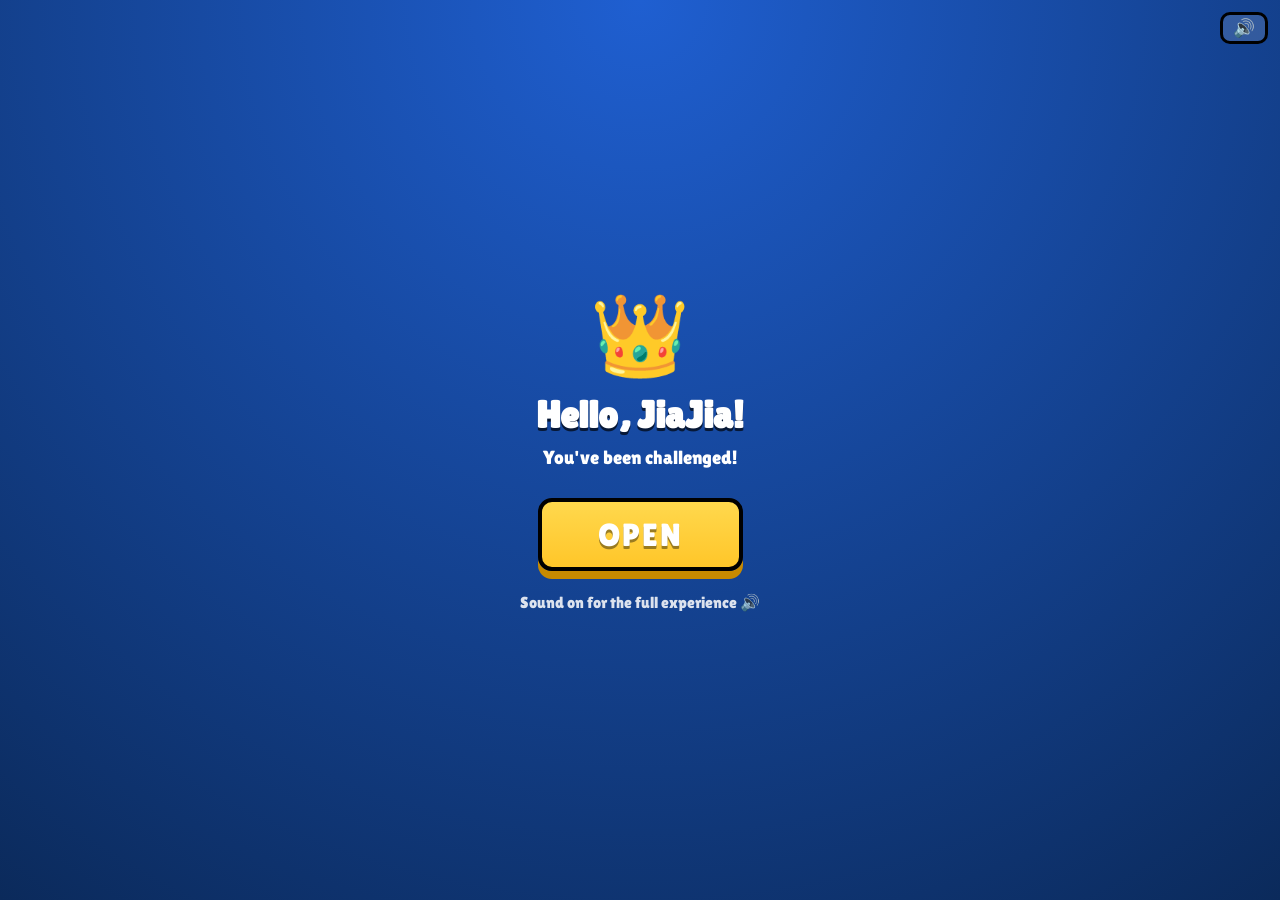
<file: index.html>
<!DOCTYPE html>
<html lang="en">
<head>
  <meta charset="UTF-8">
  <meta name="viewport" content="width=device-width, initial-scale=1">
  <title>Happy Boyfriend Day!</title>
  <link rel="preconnect" href="https://fonts.googleapis.com">
  <link rel="preconnect" href="https://fonts.gstatic.com" crossorigin>
  <link href="https://fonts.googleapis.com/css2?family=Lilita+One&display=swap" rel="stylesheet">
  <link rel="stylesheet" href="style.css">
</head>
<body data-music="audio/monkeys.mp3">
  <section class="screen">
    <div class="crown">👑</div>
    <h1>Hello, <span class="his-name"></span>!</h1>
    <p class="sub">You've been challenged!</p>
    <a class="gold-btn" href="loading.html">OPEN</a>
    <p class="hint">Sound on for the full experience 🔊</p>
  </section>
  <script src="config.js"></script>
  <script src="sound.js"></script>
  <script src="music.js"></script>
  <script src="shared.js"></script>
  <script src="index.js"></script>
</body>
</html>
</file>
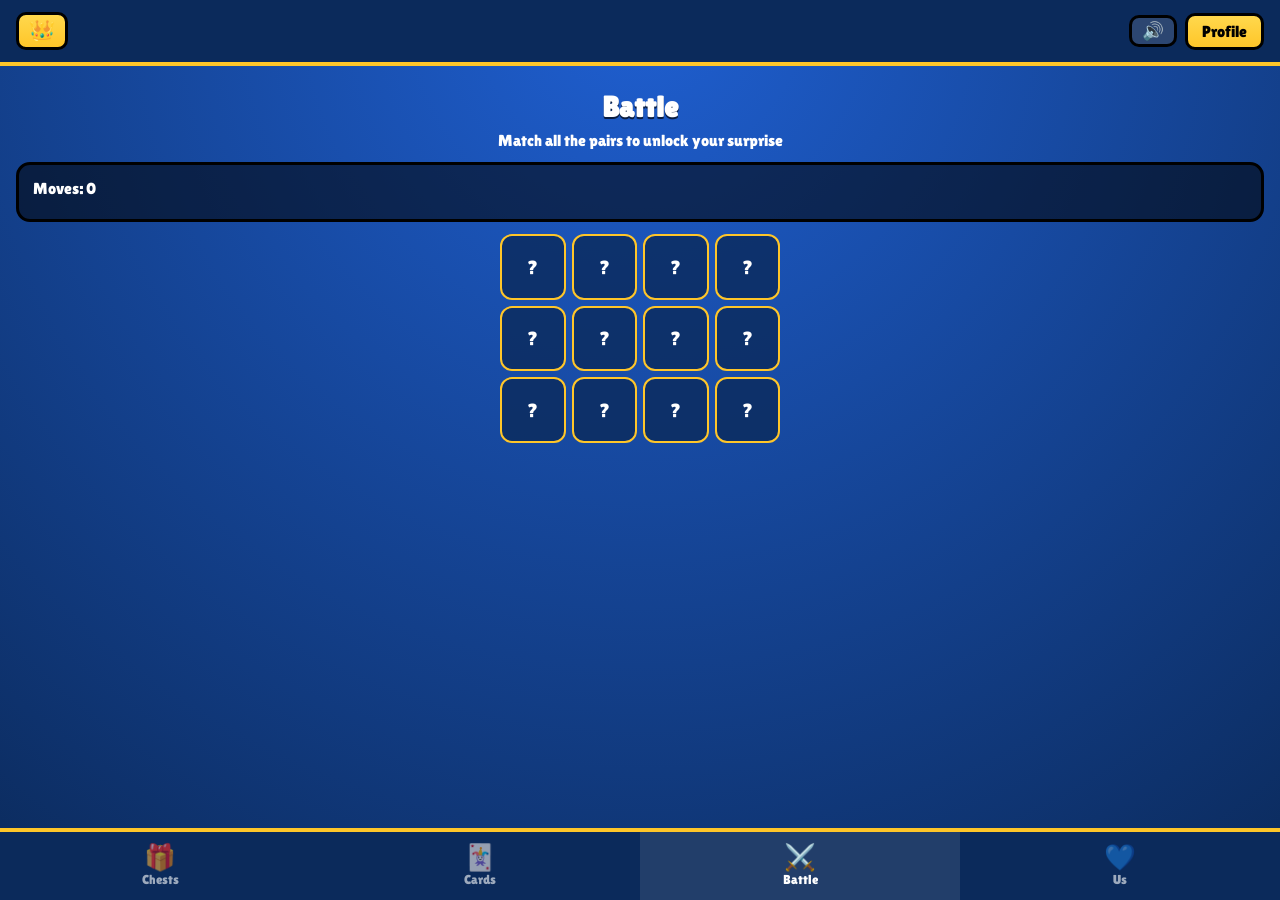
<file: battle.html>
<!DOCTYPE html>
<html lang="en">
<head>
  <meta charset="UTF-8">
  <meta name="viewport" content="width=device-width, initial-scale=1">
  <title>Battle</title>
  <link rel="preconnect" href="https://fonts.googleapis.com">
  <link rel="preconnect" href="https://fonts.gstatic.com" crossorigin>
  <link href="https://fonts.googleapis.com/css2?family=Lilita+One&display=swap" rel="stylesheet">
  <link rel="stylesheet" href="style.css">
</head>
<body data-tab="battle">
  <div class="page">
    <header class="topbar" id="topbar"></header>
    <main class="content">
      <h2>Battle</h2>
      <p>Match all the pairs to unlock your surprise</p>
      <div class="box" id="statusbox">Moves: 0</div>
      <div class="board" id="board"></div>
      <div class="box letter" id="letter"></div>
    </main>
    <nav class="tabbar" id="tabbar"></nav>
  </div>
  <script src="config.js"></script>
  <script src="sound.js"></script>
  <script src="music.js"></script>
  <script src="shared.js"></script>
  <script src="fireworks.js"></script>
  <script src="battle.js"></script>
</body>
</html>
</file>
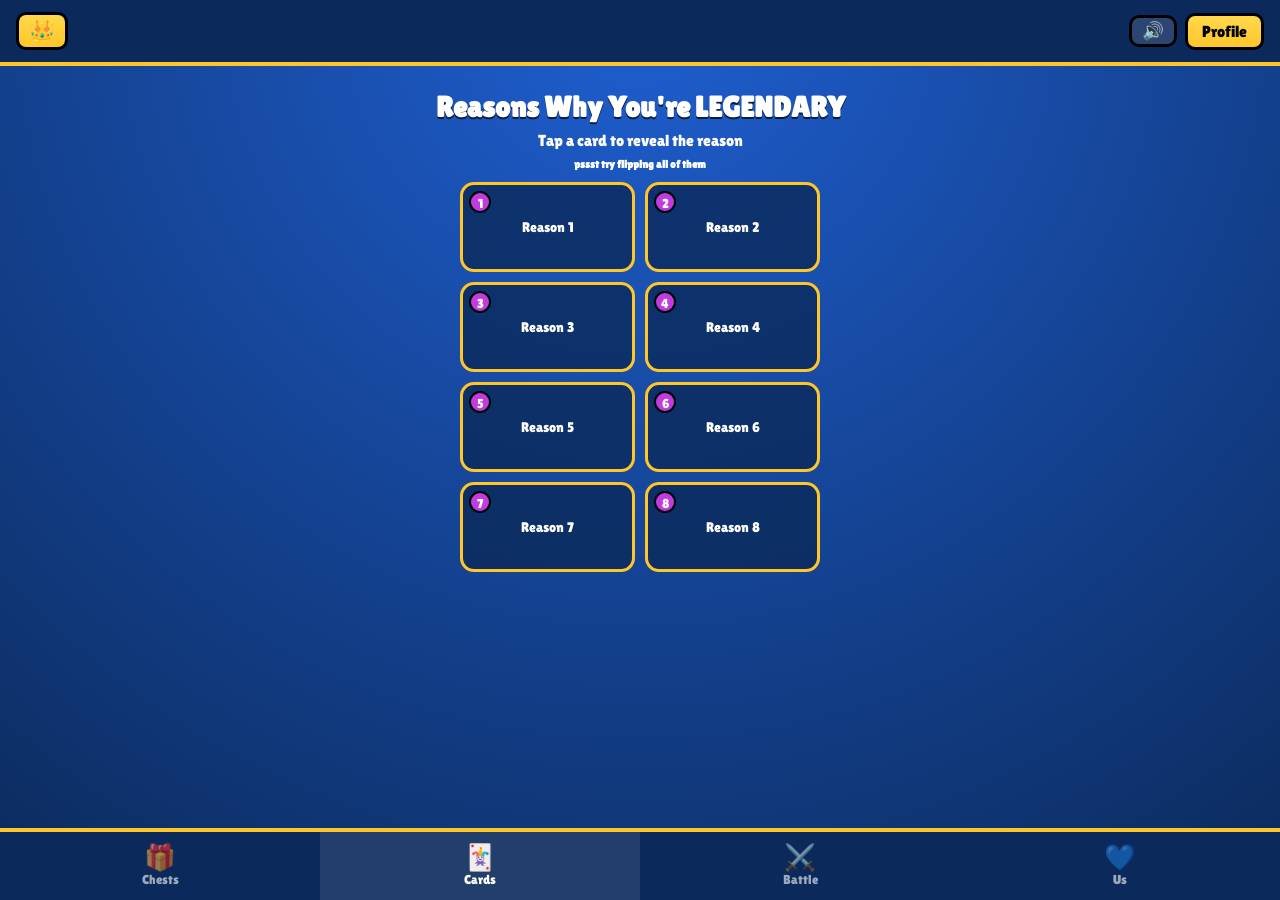
<file: cards.html>
<!DOCTYPE html>
<html lang="en">
<head>
  <meta charset="UTF-8">
  <meta name="viewport" content="width=device-width, initial-scale=1">
  <title>Cards</title>
  <link rel="preconnect" href="https://fonts.googleapis.com">
  <link rel="preconnect" href="https://fonts.gstatic.com" crossorigin>
  <link href="https://fonts.googleapis.com/css2?family=Lilita+One&display=swap" rel="stylesheet">
  <link rel="stylesheet" href="style.css">
</head>
<body data-tab="cards">
  <div class="page">
    <header class="topbar" id="topbar"></header>
    <main class="content">
      <h2>Reasons Why You're LEGENDARY</h2>
      <p>Tap a card to reveal the reason</p>
      <h6>pssst try flipping all of them</h6>
      <div class="grid" id="deck"></div>
    </main>
    <nav class="tabbar" id="tabbar"></nav>
  </div>
  <script src="config.js"></script>
  <script src="sound.js"></script>
  <script src="music.js"></script>
  <script src="shared.js"></script>
  <script src="cards.js"></script>
</body>
</html>
</file>
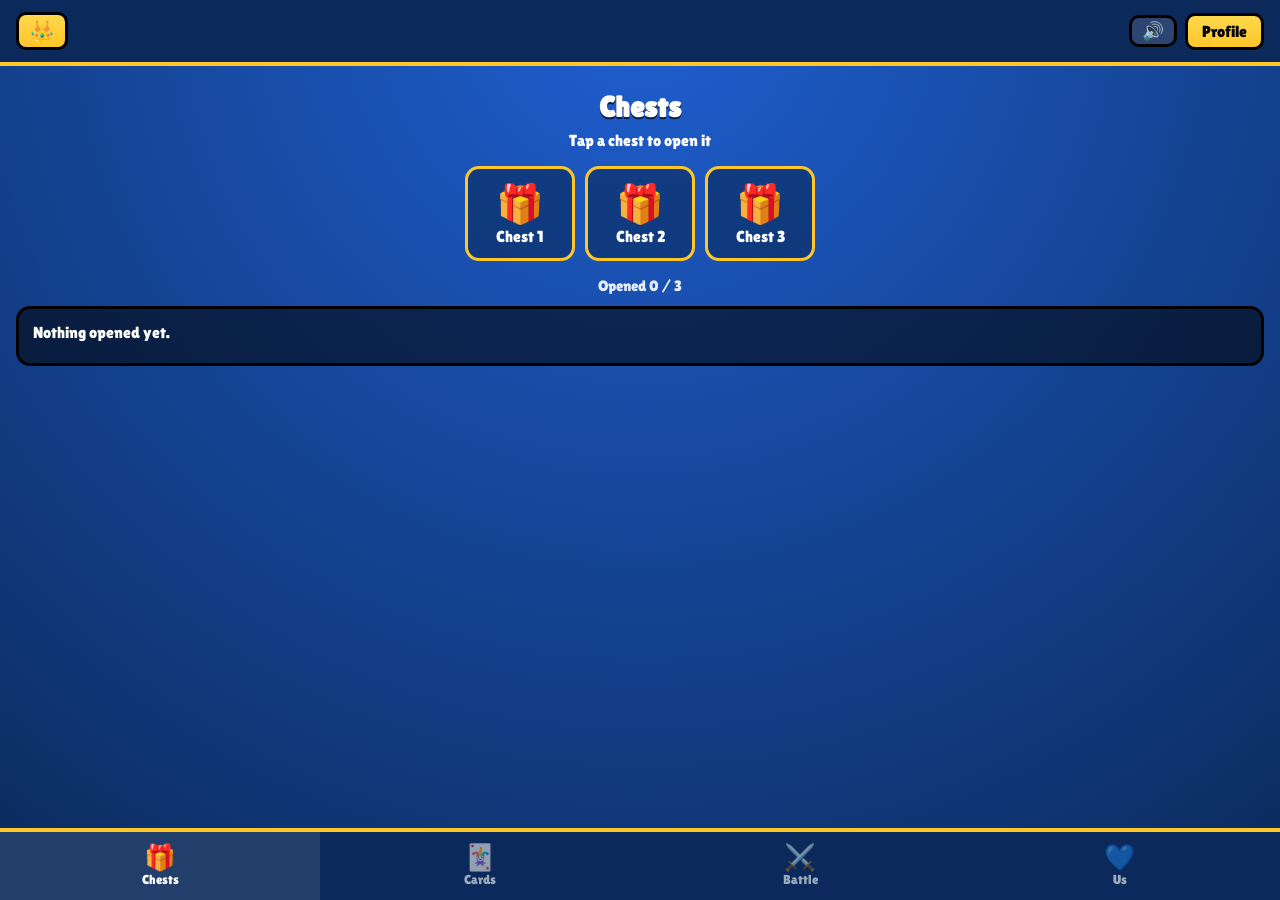
<file: chests.html>
<!DOCTYPE html>
<html lang="en">
<head>
  <meta charset="UTF-8">
  <meta name="viewport" content="width=device-width, initial-scale=1">
  <title>Chests</title>
  <link rel="preconnect" href="https://fonts.googleapis.com">
  <link rel="preconnect" href="https://fonts.gstatic.com" crossorigin>
  <link href="https://fonts.googleapis.com/css2?family=Lilita+One&display=swap" rel="stylesheet">
  <link rel="stylesheet" href="style.css">
</head>
<body data-tab="chests">
  <div class="page">
    <header class="topbar" id="topbar"></header>
    <main class="content">
      <h2>Chests</h2>
      <p>Tap a chest to open it</p>
      <div class="row" id="chests"></div>
      <div class="box" id="reveal">Nothing opened yet.</div>
    </main>
    <nav class="tabbar" id="tabbar"></nav>
  </div>
  <script src="config.js"></script>
  <script src="sound.js"></script>
  <script src="music.js"></script>
  <script src="shared.js"></script>
  <script src="fireworks.js"></script>
  <script src="chests.js"></script>
</body>
</html>
</file>
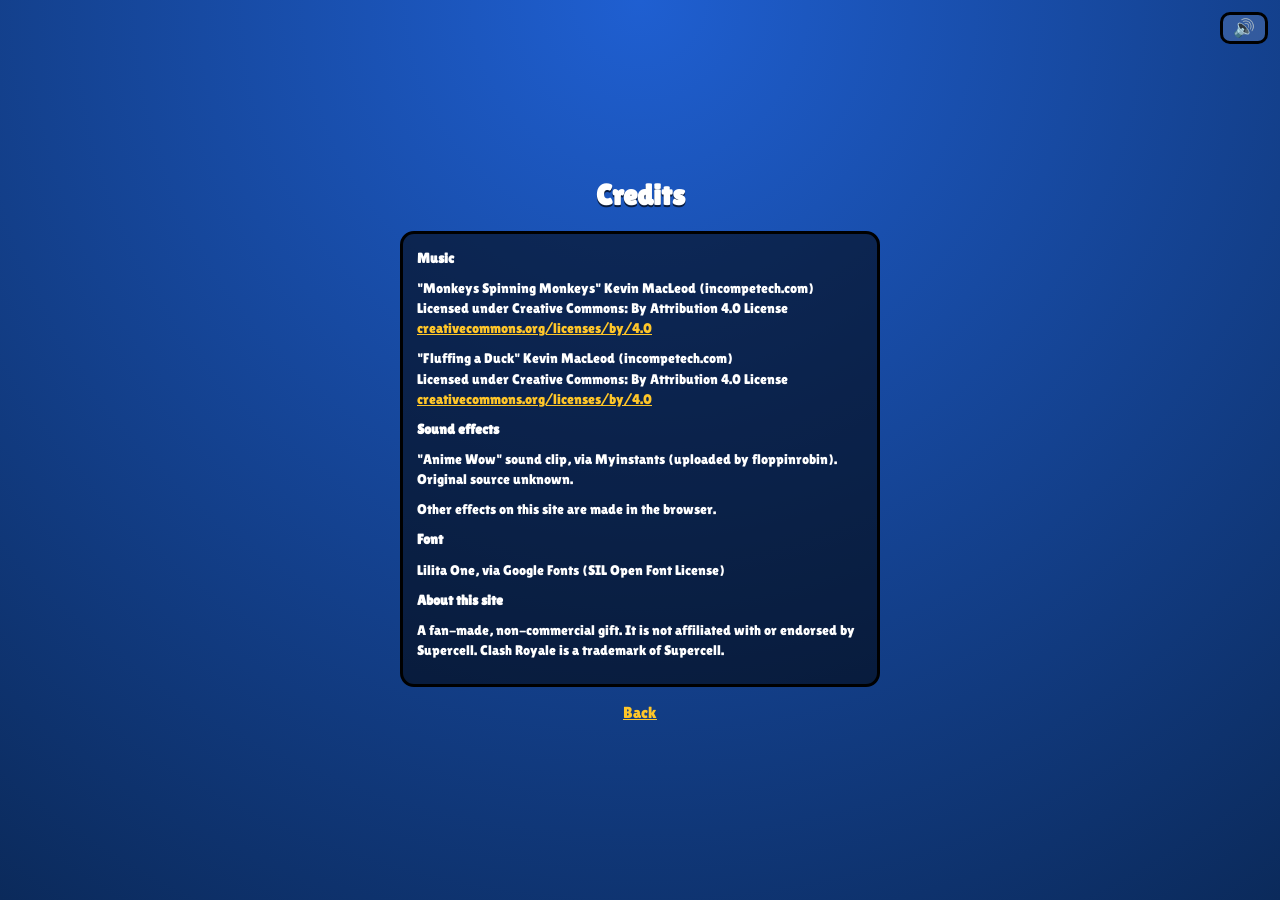
<file: credits.html>
<!DOCTYPE html>
<html lang="en">
<head>
  <meta charset="UTF-8">
  <meta name="viewport" content="width=device-width, initial-scale=1">
  <title>Credits</title>
  <link rel="preconnect" href="https://fonts.googleapis.com">
  <link rel="preconnect" href="https://fonts.gstatic.com" crossorigin>
  <link href="https://fonts.googleapis.com/css2?family=Lilita+One&display=swap" rel="stylesheet">
  <link rel="stylesheet" href="style.css">
</head>
<body>
  <section class="screen credits">
    <h2>Credits</h2>
    <div class="box">
      <p><strong>Music</strong></p>
      <!-- Copy the exact attribution text from each track's page on incompetech.com -->
      <p>"Monkeys Spinning Monkeys" Kevin MacLeod (incompetech.com)<br>
         Licensed under Creative Commons: By Attribution 4.0 License<br>
         <a class="link" href="http://creativecommons.org/licenses/by/4.0/" target="_blank" rel="noopener">creativecommons.org/licenses/by/4.0</a></p>
      <p>"Fluffing a Duck" Kevin MacLeod (incompetech.com)<br>
         Licensed under Creative Commons: By Attribution 4.0 License<br>
         <a class="link" href="http://creativecommons.org/licenses/by/4.0/" target="_blank" rel="noopener">creativecommons.org/licenses/by/4.0</a></p>

      <p><strong>Sound effects</strong></p>
    <p>"Anime Wow" sound clip, via Myinstants (uploaded by floppinrobin). Original source unknown.</p>      
    <p>Other effects on this site are made in the browser.</p>
      <p><strong>Font</strong></p>
      <p>Lilita One, via Google Fonts (SIL Open Font License)</p>

      <p><strong>About this site</strong></p>
      <p>A fan-made, non-commercial gift. It is not affiliated with or endorsed by Supercell. Clash Royale is a trademark of Supercell.</p>
    </div>
    <a class="link" href="home.html">Back</a>
  </section>
  <script src="sound.js"></script>
  <script src="music.js"></script>
</body>
</html>
</file>
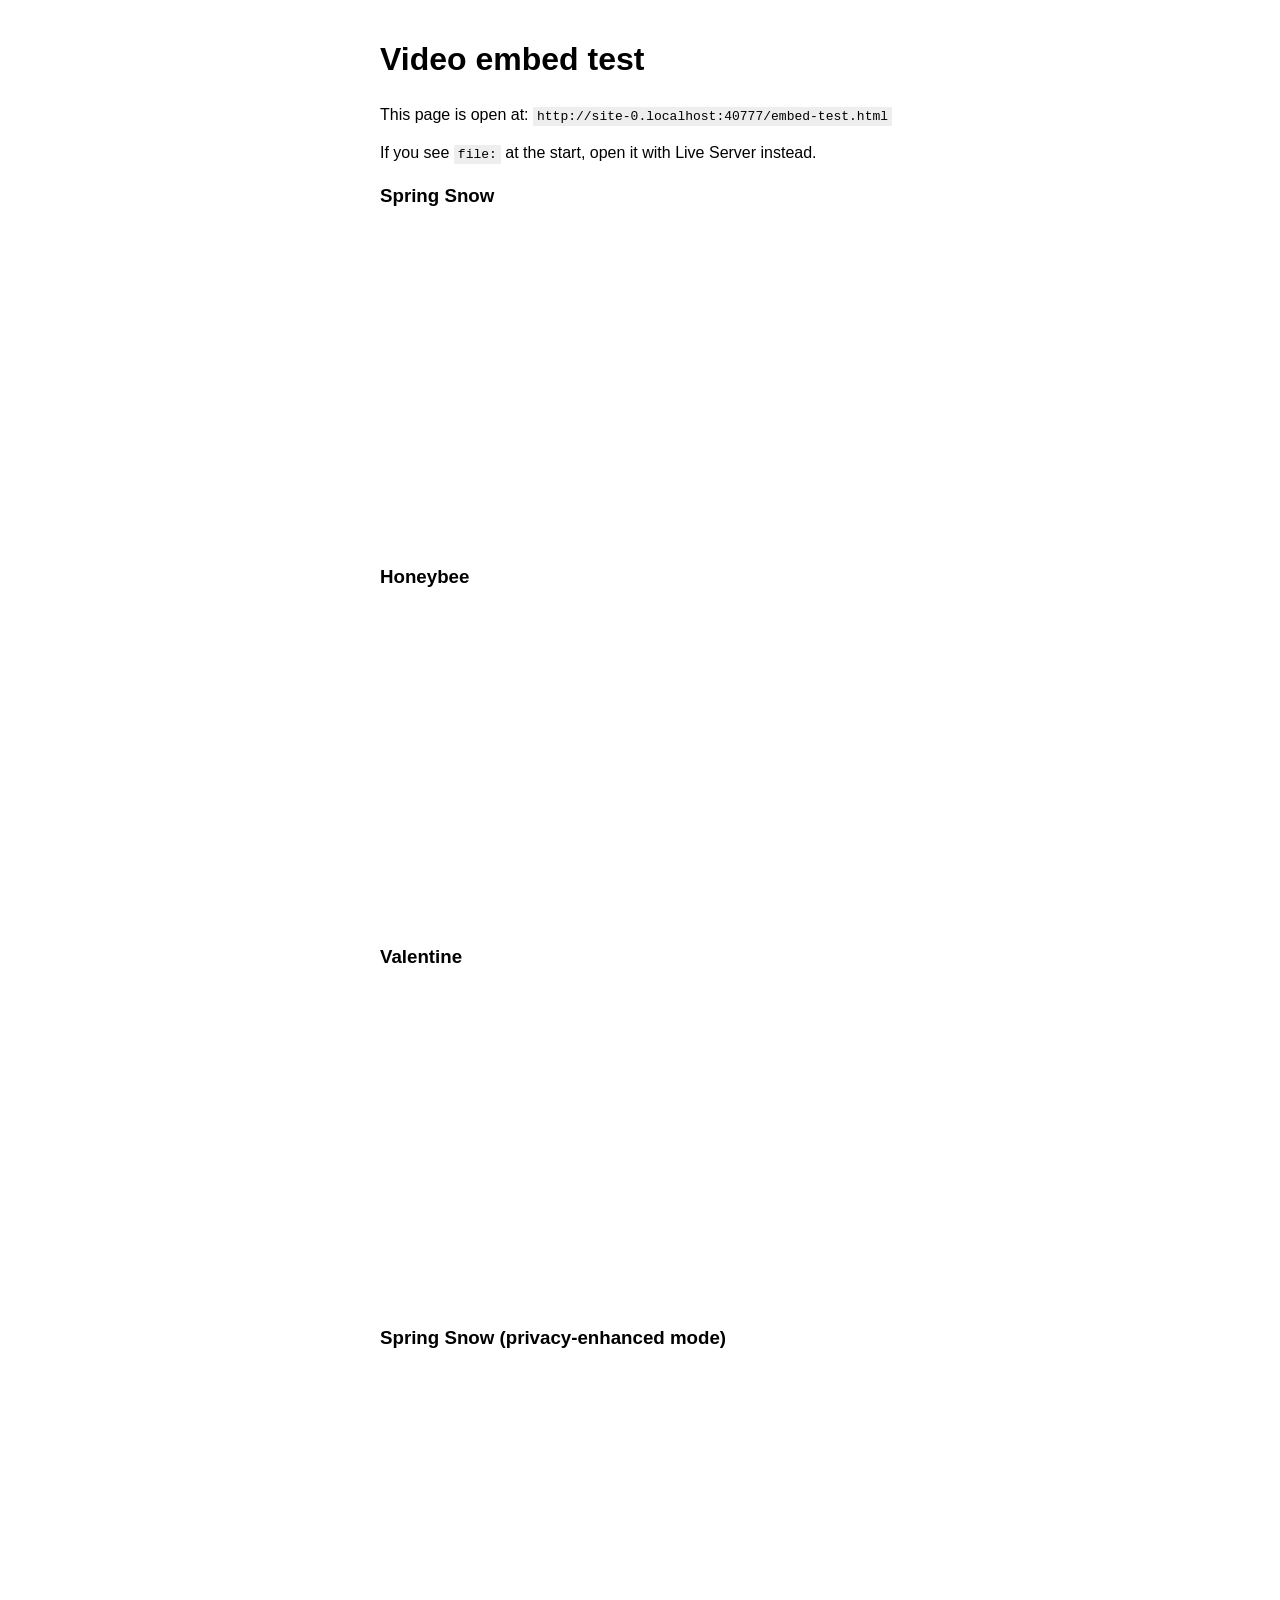
<file: embed-test.html>
<!DOCTYPE html>
<html lang="en">
<head>
  <meta charset="UTF-8">
  <meta name="viewport" content="width=device-width, initial-scale=1">
  <title>Video embed test</title>
  <style>
    body { font-family: sans-serif; max-width: 520px; margin: 0 auto; padding: 16px; line-height: 1.4; }
    iframe { width: 100%; aspect-ratio: 16/9; border: 0; margin-bottom: 18px; }
    code { background: #eee; padding: 2px 4px; }
  </style>
</head>
<body>
  <h1>Video embed test</h1>
  <p>This page is open at: <code id="where"></code></p>
  <p>If you see <code>file:</code> at the start, open it with Live Server instead.</p>

  <h3>Spring Snow</h3>
  <iframe src="https://www.youtube.com/embed/SKWxqYvqmmA" title="Spring Snow"
    allow="encrypted-media; picture-in-picture; fullscreen"
    referrerpolicy="strict-origin-when-cross-origin" allowfullscreen></iframe>

  <h3>Honeybee</h3>
  <iframe src="https://www.youtube.com/embed/60rlboK94mE" title="Honeybee"
    allow="encrypted-media; picture-in-picture; fullscreen"
    referrerpolicy="strict-origin-when-cross-origin" allowfullscreen></iframe>

  <h3>Valentine</h3>
  <iframe src="https://www.youtube.com/embed/tyKu0uZS86Q" title="Valentine"
    allow="encrypted-media; picture-in-picture; fullscreen"
    referrerpolicy="strict-origin-when-cross-origin" allowfullscreen></iframe>

  <h3>Spring Snow (privacy-enhanced mode)</h3>
  <iframe src="https://www.youtube-nocookie.com/embed/SKWxqYvqmmA" title="Spring Snow, privacy-enhanced"
    allow="encrypted-media; picture-in-picture; fullscreen"
    referrerpolicy="strict-origin-when-cross-origin" allowfullscreen></iframe>

  <script>document.getElementById("where").textContent = location.href;</script>
</body>
</html>
</file>
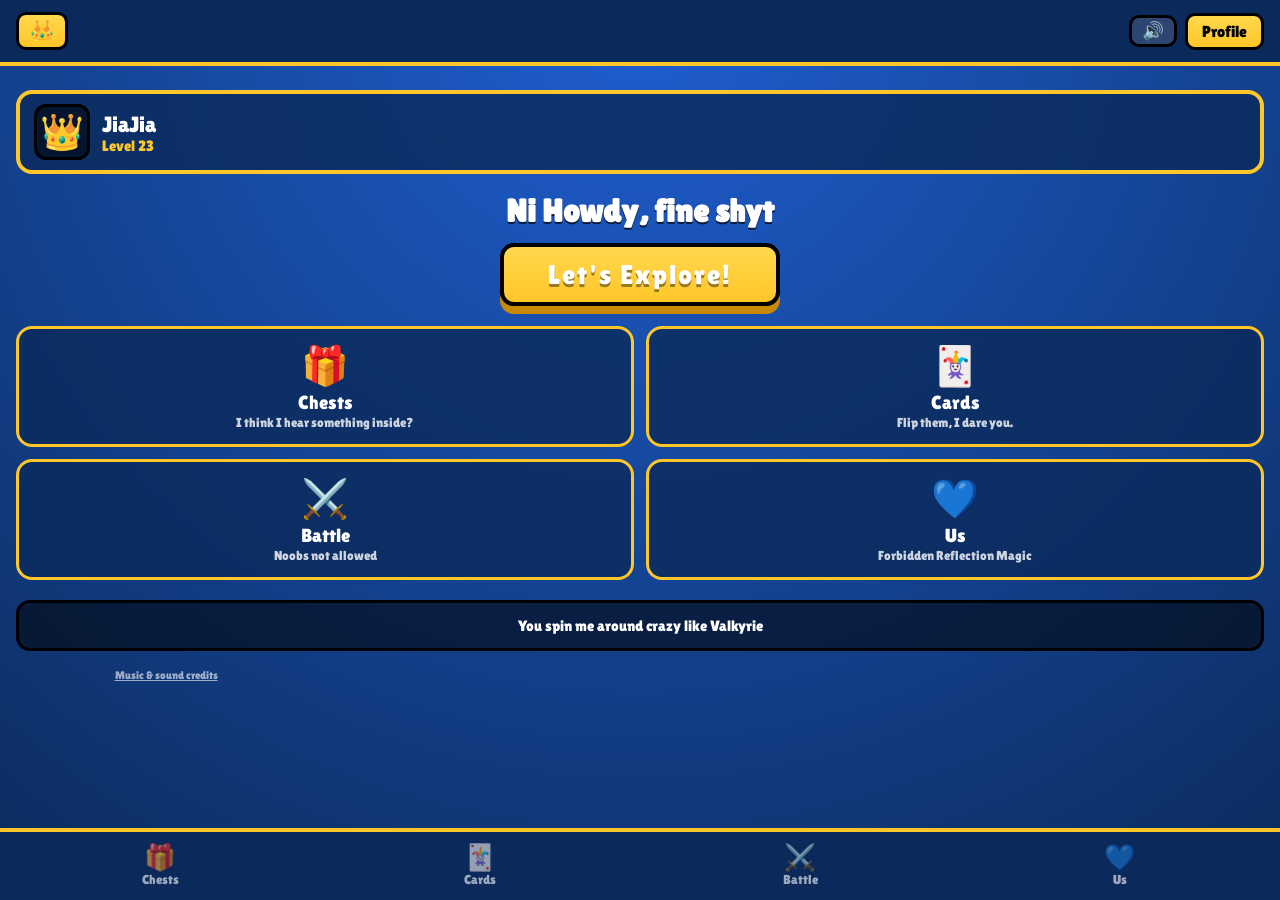
<file: home.html>
<!DOCTYPE html>
<html lang="en">
<head>
  <meta charset="UTF-8">
  <meta name="viewport" content="width=device-width, initial-scale=1">
  <title>Home</title>
  <link rel="preconnect" href="https://fonts.googleapis.com">
  <link rel="preconnect" href="https://fonts.gstatic.com" crossorigin>
  <link href="https://fonts.googleapis.com/css2?family=Lilita+One&display=swap" rel="stylesheet">
  <link rel="stylesheet" href="style.css">
</head>
<body data-tab="">
  <div class="page">
    <header class="topbar" id="topbar"></header>
    <main class="content">
      <div class="banner">
        <div class="avatar" id="avatar"></div>
        <div>
          <div class="who-name his-name"></div>
          <div class="who-level" id="level"></div>
        </div>
      </div>

      <h2 class="hero-title">Ni Howdy, fine shyt</h2>
      <a class="gold-btn battle-btn" href="battle.html">Let's Explore!</a>

      <div class="menu" id="menu"></div>
      <div class="tipbox" id="tipbox"></div>
      <a class="credit" href="credits.html">Music &amp; sound credits</a>
    </main>
    <nav class="tabbar" id="tabbar"></nav>
  </div>
  <script src="config.js"></script>
  <script src="sound.js"></script>
  <script src="music.js"></script>
  <script src="shared.js"></script>
  <script src="home.js"></script>
</body>
</html>
</file>
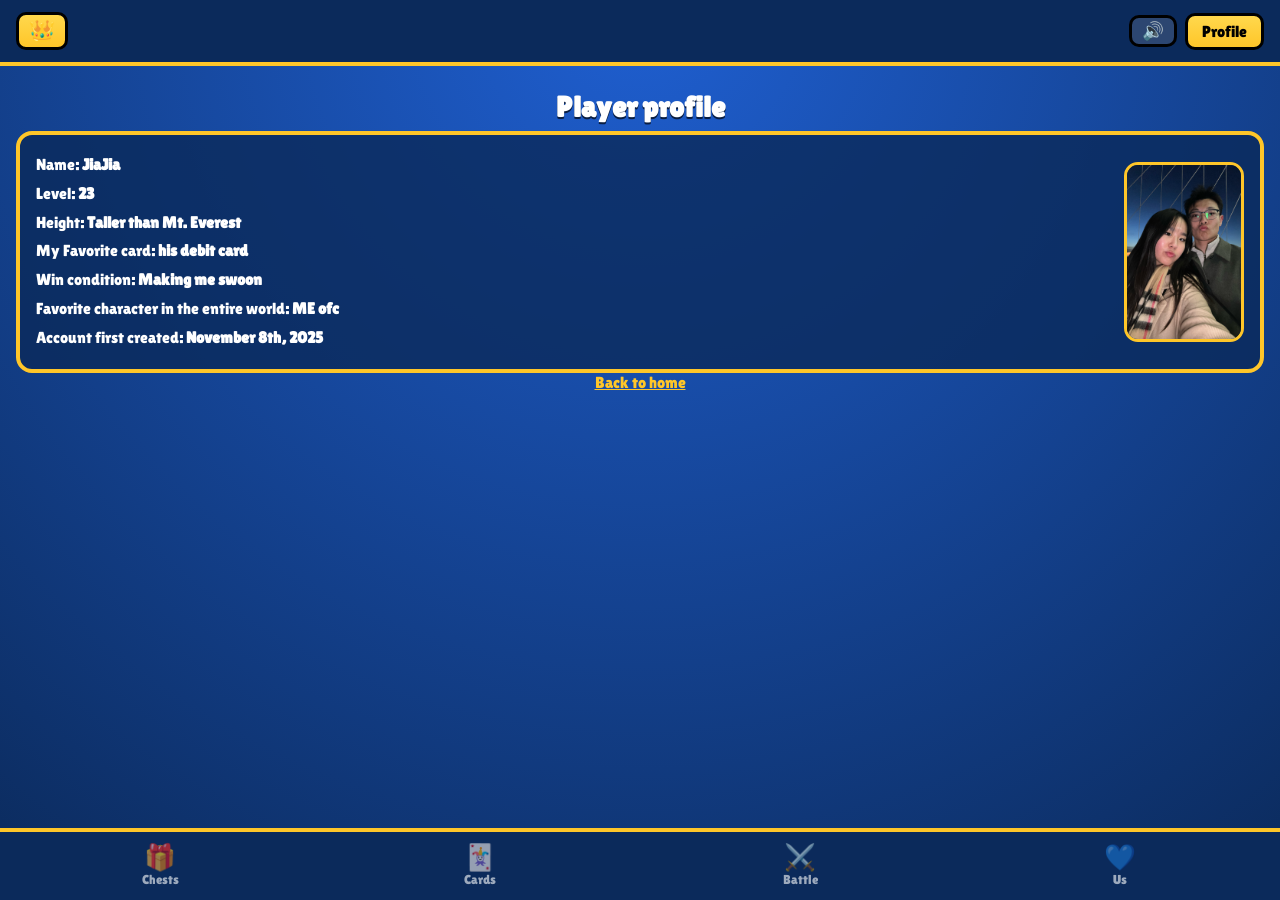
<file: profile.html>
<!DOCTYPE html>
<html lang="en">
<head>
  <meta charset="UTF-8">
  <meta name="viewport" content="width=device-width, initial-scale=1">
  <title>Profile</title>
  <link rel="preconnect" href="https://fonts.googleapis.com">
  <link rel="preconnect" href="https://fonts.gstatic.com" crossorigin>
  <link href="https://fonts.googleapis.com/css2?family=Lilita+One&display=swap" rel="stylesheet">
  <link rel="stylesheet" href="style.css">
</head>
<body data-tab="">
  <div class="page">
    <header class="topbar" id="topbar"></header>
    <main class="content">
      <h2>Player profile</h2>
      <div class="card" id="profile"></div>
      <p><a class="link" href="home.html">Back to home</a></p>
    </main>
    <nav class="tabbar" id="tabbar"></nav>
  </div>
  <script src="config.js"></script>
  <script src="sound.js"></script>
  <script src="music.js"></script>
  <script src="shared.js"></script>
  <script src="profile.js"></script>
</body>
</html>
</file>
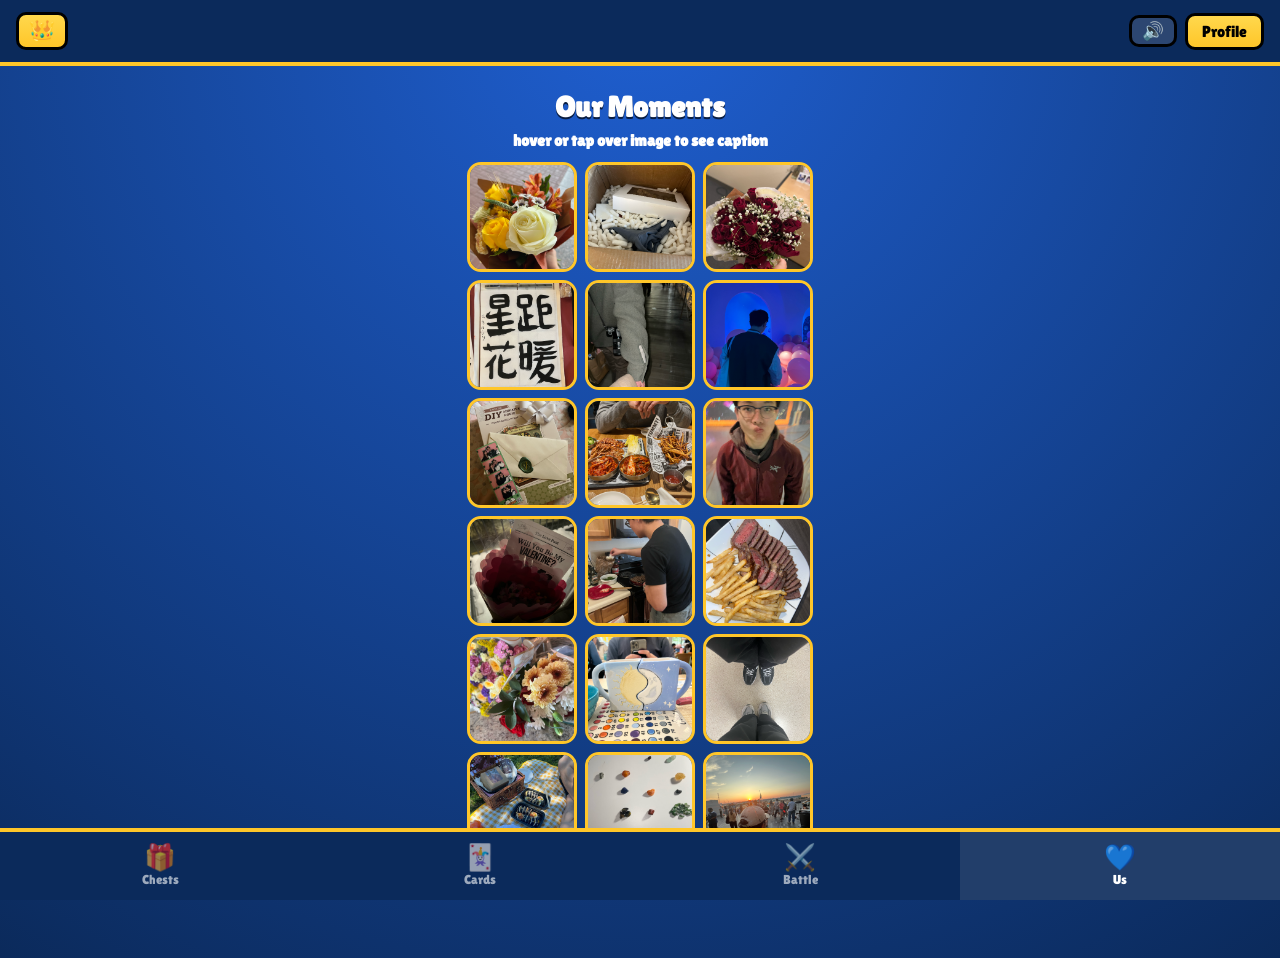
<file: us.html>
<!DOCTYPE html>
<html lang="en">
<head>
  <meta charset="UTF-8">
  <meta name="viewport" content="width=device-width, initial-scale=1">
  <title>Us</title>
  <link rel="preconnect" href="https://fonts.googleapis.com">
  <link rel="preconnect" href="https://fonts.gstatic.com" crossorigin>
  <link href="https://fonts.googleapis.com/css2?family=Lilita+One&display=swap" rel="stylesheet">
  <link rel="stylesheet" href="style.css">
</head>
<body data-tab="us">
  <div class="page">
    <header class="topbar" id="topbar"></header>
    <main class="content">
      <h2>Our Moments</h2>
      <h4>hover or tap over image to see caption</h4>
      <div class="photos" id="photos"></div>
    </main>
    <nav class="tabbar" id="tabbar"></nav>
  </div>
  <script src="config.js"></script>
  <script src="sound.js"></script>
  <script src="music.js"></script>
  <script src="shared.js"></script>
  <script src="us.js"></script>
</body>
</html>
</file>
<file: style.css>
:root { --blue-dark:#0b2a5b; --blue:#1f5fd1; --gold:#ffc629; --gold-dark:#c78a00; --purple:#c23be0; }
* { box-sizing:border-box; margin:0; padding:0; -webkit-tap-highlight-color:transparent; }
html { min-height:100%; background:var(--blue-dark) radial-gradient(circle at top,var(--blue),var(--blue-dark)) no-repeat; }
body { min-height:100%; }
body { font-family:'Lilita One','Trebuchet MS',sans-serif; color:#fff; }
a { color:inherit; text-decoration:none; }

.screen { min-height:100vh; display:flex; flex-direction:column; align-items:center; justify-content:center; text-align:center; padding:24px; }
h1 { font-size:2.4rem; text-shadow:0 3px 0 #000a; }
h2 { font-size:1.8rem; text-shadow:0 2px 0 #000a; margin-bottom:8px; }
.sub { margin:10px 0 30px; font-size:1.2rem; }
.crown { font-size:5rem; margin-bottom:10px; }
.gold-btn { display:inline-block; font-size:2rem; letter-spacing:2px; color:#fff; text-shadow:0 3px 0 #0006; background:linear-gradient(#ffd84d,var(--gold)); border:4px solid #000; border-radius:14px; padding:14px 56px; box-shadow:0 8px 0 var(--gold-dark); }
.gold-btn:active { transform:translateY(6px); box-shadow:0 2px 0 var(--gold-dark); }

.bar { width:min(80%,360px); height:26px; background:#0008; border:3px solid #000; border-radius:14px; overflow:hidden; margin:16px 0; }
.bar-fill { height:100%; width:100%; transform:scaleX(0); transform-origin:left; will-change:transform; background:linear-gradient(var(--purple),#8a1fa8); }
.tip { max-width:300px; min-height:4em; font-size:1.1rem; }

.page { min-height:100vh; display:flex; flex-direction:column; }
.topbar { display:flex; justify-content:space-between; align-items:center; padding:12px 16px; font-size:1.3rem; background:var(--blue-dark); border-bottom:4px solid var(--gold); }
.profile-btn { font-size:1rem; padding:6px 14px; background:linear-gradient(#ffd84d,var(--gold)); color:#000; border:3px solid #000; border-radius:10px; }
.content { flex:1; padding:24px 16px; text-align:center; }
.content p { margin-bottom:8px; }
.tabbar { position:sticky; bottom:0; display:flex; background:var(--blue-dark); border-top:4px solid var(--gold); }
.tabbar a { flex:1; text-align:center; font-size:1.6rem; padding:10px 0; opacity:.6; }
.tabbar a span { display:block; font-size:.8rem; }
.tabbar a.active { opacity:1; background:#ffffff18; }

.row { display:flex; gap:10px; justify-content:center; margin:16px 0; }
.chest { flex:1; max-width:110px; font:inherit; color:#fff; background:#0b2a5b99; border:3px solid var(--gold); border-radius:14px; padding:12px 4px; cursor:pointer; }
.chest .icon { display:block; font-size:2.4rem; }
.chest.opened { background:#c23be055; }
.box { background:#0008; border:3px solid #000; border-radius:14px; padding:14px; margin:12px 0; min-height:60px; text-align:left; }
.letter:empty { display:none; }
.link { text-decoration:underline; color:var(--gold); }

.grid { display:grid; grid-template-columns:repeat(2,1fr); gap:10px; margin-top:12px; }
.flipcard { position:relative; font:inherit; color:#fff; min-height:110px; padding:10px; background:#0b2a5bcc; border:3px solid var(--gold); border-radius:14px; cursor:pointer; }
.flipcard.flipped { background:#c23be055; font-size:.95rem; }
.elixir { position:absolute; top:6px; left:6px; width:26px; height:26px; line-height:26px; border-radius:50%; background:var(--purple); border:2px solid #000; font-size:.9rem; }
.photos img { width:100%; aspect-ratio:1; object-fit:cover; border:3px solid var(--gold); border-radius:14px; background:#0008; }

.opt { display:block; width:100%; font:inherit; color:#fff; background:#0b2a5bcc; border:3px solid #000; border-radius:12px; padding:10px; margin:8px 0; cursor:pointer; }
.opt.wrong { background:#b3261e; }
.card { background:#0b2a5bcc; border:4px solid var(--gold); border-radius:16px; padding:16px; text-align:left; line-height:1.8; }

.board { display:grid; grid-template-columns:repeat(4,1fr); gap:8px; margin:12px 0; }
.tile { font:inherit; font-size:1.8rem; aspect-ratio:1; color:#fff; background:#0b2a5bcc; border:3px solid var(--gold); border-radius:12px; cursor:pointer; }
.tile.up { background:#c23be055; }
.tile.done { background:#2a9d3f88; border-color:#fff; }

.screen, .page { min-height:100vh; min-height:100dvh; }
.topbar { min-height:56px; }
.tabbar { min-height:72px; }
button, a { touch-action:manipulation; }
@keyframes fadein { from { opacity:0; } to { opacity:1; } }

/* ---- Smooth page changes ---- */
@view-transition { navigation: auto; }
.topbar { view-transition-name: topbar; }
.tabbar { view-transition-name: tabbar; }
::view-transition-old(root), ::view-transition-new(root) { animation-duration: .2s; }
@supports not (view-transition-name: a) {
  .screen, .content { animation: fadein .18s ease-out; }
}
.leaving .screen, .leaving .content { opacity:0; transition:opacity .15s ease-in; }

/* ---- Top bar extras ---- */
.top-actions { display:flex; gap:8px; align-items:center; }
.sound-btn { font:inherit; font-size:1.1rem; color:#fff; background:#ffffff22; border:3px solid #000; border-radius:10px; padding:3px 10px; cursor:pointer; }

/* ---- Motion ---- */
@keyframes float { 0%,100% { transform:translateY(0); } 50% { transform:translateY(-8px); } }
@keyframes glow { 0%,100% { box-shadow:0 8px 0 var(--gold-dark), 0 0 0 rgba(255,198,41,0); } 50% { box-shadow:0 8px 0 var(--gold-dark), 0 0 24px rgba(255,198,41,.85); } }
@keyframes pop { 0% { transform:scale(.8); } 60% { transform:scale(1.08); } 100% { transform:scale(1); } }
@keyframes wiggle { 0%,100% { transform:rotate(0); } 25% { transform:rotate(-5deg); } 75% { transform:rotate(5deg); } }
@keyframes rise { from { opacity:0; transform:translateY(10px); } to { opacity:1; transform:none; } }

.crown { animation:float 2.4s ease-in-out infinite; }
.gold-btn:not(:active) { animation:glow 1.8s ease-in-out infinite; }
.chest, .flipcard, .tile, .opt, .profile-btn, .sound-btn, .tabbar a { transition:transform .15s ease, background .2s ease, opacity .2s ease; }
.chest.opened, .flipcard.flipped, .tile.up { animation:pop .25s ease-out; }
.letter p { animation:rise .5s ease-out both; }
.letter p:nth-child(2) { animation-delay:.15s; }
.letter p:nth-child(3) { animation-delay:.3s; }
.chest:active, .flipcard:active, .tile:active, .opt:active, .profile-btn:active, .sound-btn:active { transform:scale(.95); }

@media (hover: hover) {
  .chest:not(.opened):hover { animation:wiggle .4s ease-in-out; }
  .flipcard:hover, .tile:hover, .opt:hover { transform:translateY(-3px) scale(1.03); }
  .profile-btn:hover, .sound-btn:hover { transform:translateY(-2px); }
  .tabbar a:hover { opacity:1; transform:translateY(-2px); }
  .photos img { transition:transform .2s ease; }
  .photos img:hover { transform:scale(1.04) rotate(-1deg); }
}

@media (prefers-reduced-motion: reduce) {
  *, *::before, *::after { animation:none !important; transition:none !important; }
  ::view-transition-group(*), ::view-transition-old(*), ::view-transition-new(*) { animation:none !important; }
}

/* ---- Image icons ---- */
.icon-img { width:1em; height:1em; object-fit:contain; vertical-align:middle; pointer-events:none; }
.crown .icon-img { width:5rem; height:5rem; }
.chest .icon .icon-img { width:3rem; height:3rem; }
.tabbar a .icon-img { width:1.7rem; height:1.7rem; display:block; margin:0 auto; }
.tile .icon-img { width:70%; height:70%; }

/* ---- Custom cursor (desktop only; images/cursor.png, 32x32 recommended, hotspot 16 16) ---- */
body { cursor: url("images/cursor.png") 16 16, auto; }
a, button, .chest, .flipcard, .tile, .opt { cursor: url("images/cursor.png") 16 16, pointer; }

/* ---- Start page: swirl, hint, credit ---- */
@keyframes swirl {
  0%   { transform:rotate(0) scale(1); opacity:1; }
  50%  { transform:rotate(540deg) translateY(-30px) scale(1.25); opacity:1; }
  100% { transform:rotate(1260deg) translateY(0) scale(0); opacity:0; }
}
.gold-btn.swirl { animation:swirl 1s cubic-bezier(.6,0,.4,1) forwards !important; pointer-events:none; }
.screen.leaving-swirl > :not(.gold-btn) { opacity:0; transition:opacity .5s ease; }
.hint { margin-top:22px; font-size:1rem; opacity:.85; }
.credit { margin-top:18px; max-width:300px; font-size:.7rem; opacity:.6; }
.sound-float { position:fixed; top:12px; right:12px; z-index:5; font:inherit; font-size:1.1rem; color:#fff; background:#ffffff22; border:3px solid #000; border-radius:10px; padding:3px 10px; cursor:pointer; }

/* ---- Loading page: the "almost loaded" prank ---- */
.meme { position:fixed; inset:0; z-index:10; display:none; flex-direction:column; align-items:center; justify-content:center; gap:14px; padding:20px; text-align:center; background:#000c; }
.meme.show { display:flex; animation:pop .25s ease-out; }
.meme img { max-width:min(80%,320px); max-height:40vh; border:4px solid #fff; border-radius:12px; }
.meme img + .face { display:none; }
.meme .face { font-size:5rem; }
.meme .mtext { font-family:Impact,'Lilita One',sans-serif; font-size:2rem; text-transform:uppercase; color:#fff; -webkit-text-stroke:2px #000; text-shadow:0 3px 0 #000; transform:rotate(-3deg); }
@keyframes shake { 0%,100% { transform:translateX(0); } 25% { transform:translateX(-6px); } 75% { transform:translateX(6px); } }
.bar.shake { animation:shake .3s ease-in-out 4; }

/* ---- Credits link + page ---- */
a.credit { display:block; text-decoration:underline; }
.credits .box { max-width:480px; margin-bottom:16px; }
.credits .box p { margin-bottom:10px; font-size:.9rem; line-height:1.4; }

/* ---- Home page ---- */
.banner { display:flex; align-items:center; gap:12px; text-align:left; background:#0b2a5bcc; border:4px solid var(--gold); border-radius:16px; padding:10px 14px; margin-bottom:18px; }
.avatar { flex:none; width:56px; height:56px; display:flex; align-items:center; justify-content:center; font-size:2.2rem; background:#0008; border:3px solid #000; border-radius:12px; }
.avatar .icon-img { width:40px; height:40px; }
.who-name { font-size:1.4rem; }
.who-level { font-size:.95rem; color:var(--gold); }
.hero-title { font-size:2rem; margin-bottom:14px; }
.battle-btn { margin-bottom:20px; font-size:1.7rem; padding:12px 44px; }
.menu { display:grid; grid-template-columns:repeat(2,1fr); gap:12px; margin-bottom:20px; }
.menu-tile { display:flex; flex-direction:column; align-items:center; gap:2px; padding:14px 8px; background:#0b2a5bcc; border:3px solid var(--gold); border-radius:16px; transition:transform .15s ease; }
.menu-icon { font-size:2.4rem; }
.menu-icon .icon-img { width:3rem; height:3rem; }
.menu-tile strong { font-size:1.2rem; font-weight:normal; }
.menu-tile small { font-size:.8rem; opacity:.8; }
.menu-tile:active { transform:scale(.96); }
@media (hover: hover) { .menu-tile:hover { transform:translateY(-3px); } }
.tipbox { background:#0008; border:3px solid #000; border-radius:14px; padding:12px; font-size:.95rem; line-height:1.4; }

/* ---- Home button (crown, top left) ---- */
.home-btn { display:flex; align-items:center; justify-content:center; min-width:44px; height:38px; padding:0 10px; font-size:1.3rem; background:linear-gradient(#ffd84d,var(--gold)); border:3px solid #000; border-radius:10px; box-shadow:0; transition:transform .15s ease; }
.home-btn .icon-img { width:1.6rem; height:1.6rem; }
.home-btn:active { transform:scale(.95); }
@media (hover: hover) { .home-btn:hover { transform:translateY(-2px); } }

/* ---- Cards, photos and game board: centered and compact ---- */
.grid { grid-template-columns:repeat(2, 1fr); gap:10px; max-width:360px; margin:12px auto 0; }
.flipcard { min-height:90px; padding:10px; font-size:.9rem; }
.flipcard.flipped { font-size:.85rem; }
.elixir { width:22px; height:22px; line-height:22px; font-size:.8rem; }
.photos { display:flex; flex-wrap:wrap; justify-content:center; gap:8px; max-width:360px; margin:12px auto 0; }
.photos img { width:110px; height:110px; }
.board { max-width:280px; margin:12px auto; gap:6px; }
.tile { font-size:1.2rem; border-width:2px; }
.tile .icon-img { width:60%; height:60%; }

/* ---- Fireworks ---- */
.fireworks { position:fixed; inset:0; width:100%; height:100%; z-index:20; pointer-events:none; }

/* ---- Chest songs ---- */
#reveal { position:relative; overflow:hidden; }
.progress { margin:6px 0; font-size:.95rem; opacity:.9; }
.song-head { display:flex; align-items:center; gap:10px; margin-bottom:6px; }
.song-title { font-size:1.25rem; font-weight:normal; }
.song-artist { font-size:.9rem; opacity:.8; }
.song-note { margin:8px 0; }
.disc { font-size:2rem; }
.eq { display:none; margin-left:auto; gap:3px; align-items:flex-end; height:18px; }
.eq i { width:4px; height:100%; background:var(--gold); transform-origin:bottom; }
.player-wrap { position:relative; width:100%; aspect-ratio:16/9; margin:8px 0; background:#000; border:3px solid #000; border-radius:12px; overflow:hidden; }
.player-wrap iframe { position:absolute; inset:0; width:100%; height:100%; }
.heart { position:absolute; bottom:8px; font-size:1.1rem; pointer-events:none; animation:floatup 2.6s ease-out forwards; }
.playing .eq { display:flex; }
.playing .eq i { animation:bars .9s ease-in-out infinite; }
.playing .eq i:nth-child(2) { animation-delay:.2s; }
.playing .eq i:nth-child(3) { animation-delay:.4s; }
.playing .disc { animation:spin 2s linear infinite; }
@keyframes bars { 0%,100% { transform:scaleY(.3); } 50% { transform:scaleY(1); } }
@keyframes spin { to { transform:rotate(360deg); } }
@keyframes floatup { from { transform:translateY(0); opacity:1; } to { transform:translateY(-140px); opacity:0; } }

/* ---- Tap-to-play video thumbnail ---- */
.play-overlay { position:absolute; inset:0; width:100%; height:100%; display:flex; align-items:center; justify-content:center; background:#000 center / cover no-repeat; border:0; cursor:pointer; }
.play-overlay.hide { display:none; }
.play-overlay span { width:64px; height:64px; display:flex; align-items:center; justify-content:center; padding-left:5px; font-size:1.6rem; color:#000; background:var(--gold); border:4px solid #000; border-radius:50%; box-shadow:0 4px 0 var(--gold-dark); transition:transform .15s ease; }
.play-overlay:active span { transform:scale(.92); }
@media (hover: hover) { .play-overlay:hover span { transform:scale(1.08); } }

.play-overlay small { position:absolute; left:0; right:0; bottom:8px; font-size:.8rem; color:#fff; text-shadow:0 1px 3px #000; }
a.play-overlay { text-decoration:none; }

/* ---- Smaller song video ---- */
.player-wrap { max-width:1000px; margin:8px auto; }

/* ---- Us page photos with hover text ---- */
.photo { position:relative; width:110px; height:110px; margin:0; overflow:hidden; border:3px solid var(--gold); border-radius:14px; background:#0008; cursor:pointer; transition:transform .2s ease; }
.photos .photo img { width:100%; height:100%; border:0; border-radius:0; object-fit:cover; display:block; transform:none; }
.photo figcaption { position:absolute; left:0; right:0; bottom:0; padding:14px 6px 6px; font-size:.7rem; line-height:1.2; text-align:center; background:linear-gradient(transparent, #000d); opacity:0; transform:translateY(100%); transition:opacity .2s ease, transform .2s ease; }
.photo.show figcaption { opacity:1; transform:none; }
@media (hover: hover) {
  .photo:hover { transform:scale(1.04) rotate(-1deg); }
  .photo:hover figcaption { opacity:1; transform:none; }
}

/* ---- Honorable mention popup ---- */
.honorable { position:fixed; right:8px; top:84px; z-index:15; width:150px; padding:8px; text-align:center; background:#0b2a5bf2; border:4px solid var(--gold); border-radius:14px; box-shadow:0 6px 0 var(--gold-dark); animation:hmIn .7s cubic-bezier(.2,1.4,.4,1) both, wob 3s ease-in-out .8s infinite; }
.honorable img { display:block; width:100%; aspect-ratio:4/5; object-fit:cover; border:2px solid #000; border-radius:8px; }
.honorable p { margin:6px 0 0; font-size:.8rem; line-height:1.25; }
.hm-title { margin:0 14px 6px 0; font-size:.8rem; color:var(--gold); text-transform:uppercase; }
.hm-close { position:absolute; top:2px; right:4px; font:inherit; font-size:1.3rem; line-height:1; color:#fff; background:none; border:0; cursor:pointer; }
.honorable.leave { animation:hmOut .4s ease-in forwards; }
@keyframes hmIn { from { transform:translateX(130%) rotate(10deg); } to { transform:rotate(-3deg); } }
@keyframes hmOut { to { transform:translateX(130%) rotate(10deg); opacity:0; } }
@keyframes wob { 0%,100% { rotate:0deg; } 50% { rotate:2deg; } }

/* ---- Profile photo ---- */
#profile { display:flex; align-items:center; gap:14px; }
.profile-text { flex:1; min-width:0; }
.profile-photo { flex:none; width: 120px; height: 180px; object-fit:cover; border:3px solid var(--gold); border-radius:14px; }

/* ---- Cards page surprise ---- */
.surprise { position:fixed; top:50%; left:50%; z-index:20; max-width:70vw; max-height:50vh; pointer-events:none; transform:translate(calc(-50% - 100vw), -50%); }
</file>
